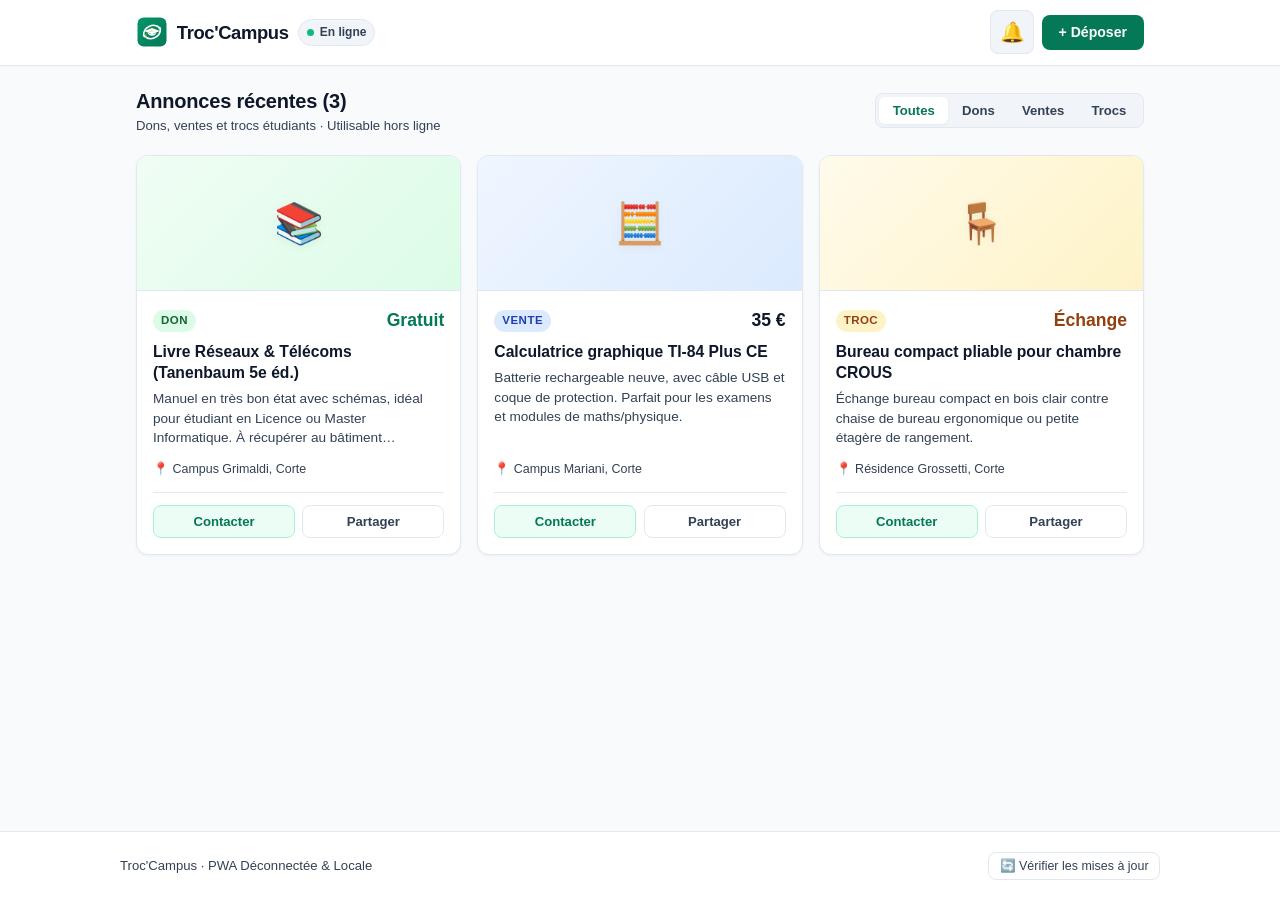
<file: index.html>
<!DOCTYPE html>
<html lang="fr">
<head>
  <meta charset="UTF-8">
  <meta name="viewport" content="width=device-width, initial-scale=1, viewport-fit=cover">
  <title>Troc'Campus — Petites annonces étudiantes</title>
  <meta name="description" content="Plateforme d'échange, de don et de vente entre étudiants sur les campus universitaires. Fonctionne hors ligne.">
  <meta name="theme-color" content="#059669">

  <!-- PWA & Mobile Web App -->
  <link rel="manifest" href="manifest.json">
  <link rel="icon" type="image/png" href="icons/favicon.png">
  <meta name="mobile-web-app-capable" content="yes">
  <meta name="apple-mobile-web-app-capable" content="yes">
  <meta name="apple-mobile-web-app-status-bar-style" content="default">
  <meta name="apple-mobile-web-app-title" content="TrocCampus">
  <link rel="apple-touch-icon" href="icons/icon-192.png">

  <!-- SEO & Découverte -->
  <link rel="canonical" href="https://troc-campus.korentingeorget.com/">
  <link rel="alternate" type="text/markdown" href="/annonces.md">

  <!-- Open Graph -->
  <meta property="og:title" content="Troc'Campus — Petites annonces étudiantes">
  <meta property="og:description" content="Plateforme d'échange, de don et de vente entre étudiants. Fonctionne hors ligne.">
  <meta property="og:image" content="https://troc-campus.korentingeorget.com/icons/icon-512.png">
  <meta property="og:url" content="https://troc-campus.korentingeorget.com/">
  <meta property="og:type" content="website">

  <!-- Schema.org JSON-LD -->
  <script type="application/ld+json">
  {
    "@context": "https://schema.org",
    "@graph": [
      {
        "@type": "WebApplication",
        "name": "Troc'Campus",
        "applicationCategory": "ShoppingApplication",
        "operatingSystem": "Any",
        "url": "https://troc-campus.korentingeorget.com/",
        "description": "Plateforme d'échange, de don et de vente d'objets entre étudiants sur le campus universitaire.",
        "offers": {
          "@type": "AggregateOffer",
          "priceCurrency": "EUR",
          "lowPrice": "0",
          "offerCount": "3"
        }
      },
      {
        "@type": "ItemList",
        "name": "Annonces Troc'Campus",
        "itemListElement": [
          {
            "@type": "ListItem",
            "position": 1,
            "name": "Livre Réseaux & Télécoms (Tanenbaum 5e éd.)"
          },
          {
            "@type": "ListItem",
            "position": 2,
            "name": "Calculatrice graphique TI-84 Plus CE"
          },
          {
            "@type": "ListItem",
            "position": 3,
            "name": "Bureau compact pliable pour chambre CROUS"
          }
        ]
      }
    ]
  }
  </script>

  <link rel="stylesheet" href="style.css">
  <script src="idb.js"></script>

  <!-- Télémétrie & Audience Analytics (Umami auto-hébergé, conforme RGPD) -->
  <script defer src="https://analytics.korentingeorget.com/script.js" data-website-id="401b4090-6703-4fae-a03c-845c06c60b92"></script>
</head>
<body>

  <!-- Bandeau de mise à jour SW discrète -->
  <div id="update-banner" class="update-banner" role="alert" hidden>
    <div class="update-banner-inner">
      <span>✨ Une nouvelle version est prête !</span>
      <button type="button" id="btn-update-apply" class="btn btn-sm btn-light">Mettre à jour</button>
    </div>
  </div>

  <!-- Bannière Bonus : Conflit de synchronisation If-Match 412 (Cheatsheet § 11) -->
  <div id="conflict-banner" class="conflict-banner" role="alert" hidden>
    <div class="conflict-banner-inner">
      <div class="conflict-text">
        <strong>⚠️ Conflit de version détecté (HTTP 412)</strong>
        <p id="conflict-msg">Une annonce a été modifiée sur un autre appareil pendant que vous étiez hors ligne.</p>
      </div>
      <div class="conflict-actions">
        <button type="button" id="btn-conflict-mine" class="btn btn-sm btn-light">Garder ma version</button>
        <button type="button" id="btn-conflict-theirs" class="btn btn-sm btn-ghost-white">Prendre la leur</button>
      </div>
    </div>
  </div>

  <!-- Bandeau App Link Android : Ouvrir dans l'application native -->
  <aside id="native-app-banner" class="native-app-banner" role="banner" hidden>
    <div class="native-app-banner-inner">
      <div class="native-app-text">
        <span class="native-app-icon">📱</span>
        <span><strong>Troc'Campus Android :</strong> Disponible en application native</span>
      </div>
      <div class="native-app-actions">
        <a id="btn-open-native-app" href="intent://troc-campus.korentingeorget.com/#Intent;scheme=https;package=com.korentingeorget.troccampus;end" class="btn btn-sm btn-native">Ouvrir l'app</a>
        <button type="button" id="btn-native-dismiss" class="btn btn-sm btn-ghost-native" aria-label="Fermer">✕</button>
      </div>
    </div>
  </aside>

  <!-- En-tête de navigation -->
  <header class="app-header">
    <div class="header-container">
      <div class="header-left">
        <a href="/" class="brand">
          <img src="icons/logo.svg" alt="" class="brand-logo" width="32" height="32">
          <span class="brand-name">Troc'Campus</span>
        </a>
        <div class="status-indicator" id="network-status" title="État de la connexion">
          <span class="status-dot"></span>
          <span class="status-text" id="network-text">En ligne</span>
        </div>
      </div>

      <div class="header-right">
        <!-- Bonus Notifications Push / Locales (Cheatsheet § 12) -->
        <button type="button" id="btn-notif-toggle" class="btn-icon-nav" title="Alertes et notifications campus" aria-label="Notifications">🔔</button>
        <button type="button" id="sync-status" class="sync-pill" title="Cliquer pour synchroniser l'outbox" aria-label="État de synchronisation" hidden>Sync...</button>
        <button type="button" id="btn-install" class="btn-sm btn-install" hidden>Installer</button>
        <button type="button" id="btn-open-form" class="btn btn-primary btn-publish">+ Déposer</button>
      </div>
    </div>
  </header>

  <main class="app-main">
    <!-- Barre de contrôle : Titre et Filtres -->
    <section class="toolbar" aria-label="Filtres des annonces">
      <div class="toolbar-heading">
        <h1 class="page-title">Annonces récentes (<span id="ad-count">3</span>)</h1>
        <p class="page-subtitle">Dons, ventes et trocs étudiants · Utilisable hors ligne</p>
      </div>
      <div class="toolbar-filters">
        <nav class="filter-tabs" aria-label="Filtrer par catégorie">
          <button type="button" class="tab active" data-filter="all">Toutes</button>
          <button type="button" class="tab" data-filter="don">Dons</button>
          <button type="button" class="tab" data-filter="vente">Ventes</button>
          <button type="button" class="tab" data-filter="troc">Trocs</button>
        </nav>
      </div>
    </section>

    <!-- Grille des annonces (Contenu public dans le HTML initial pour validation curl/SEO) -->
    <section aria-label="Liste des annonces">
      <ul id="annonces-list" class="ads-grid">
        <!-- 3 annonces publiques data-seed initiales -->
        <li class="ad-card" data-seed data-id="seed-1" data-type="don" data-price="0" data-campus="Campus Grimaldi, Corte" data-contact="contact-grimaldi@univ-corse.fr">
          <article class="ad-content">
            <div class="ad-thumb thumb-don">
              <span class="thumb-icon" aria-hidden="true">📚</span>
            </div>
            <div class="ad-details">
              <div class="ad-top">
                <span class="badge badge-don">Don</span>
                <span class="ad-price price-free">Gratuit</span>
              </div>
              <h2 class="ad-title">Livre Réseaux & Télécoms (Tanenbaum 5e éd.)</h2>
              <p class="ad-desc">Manuel en très bon état avec schémas, idéal pour étudiant en Licence ou Master Informatique. À récupérer au bâtiment pédagogique.</p>
              <div class="ad-meta">
                <span class="ad-location">📍 Campus Grimaldi, Corte</span>
              </div>
              <div class="ad-actions">
                <button type="button" class="btn-card btn-card-contact" data-action="contact">Contacter</button>
                <button type="button" class="btn-card btn-card-share" data-action="share">Partager</button>
              </div>
            </div>
          </article>
        </li>

        <li class="ad-card" data-seed data-id="seed-2" data-type="vente" data-price="35" data-campus="Campus Mariani, Corte" data-contact="mathieu.mariani@univ-corse.fr">
          <article class="ad-content">
            <div class="ad-thumb thumb-vente">
              <span class="thumb-icon" aria-hidden="true">🧮</span>
            </div>
            <div class="ad-details">
              <div class="ad-top">
                <span class="badge badge-vente">Vente</span>
                <span class="ad-price">35 €</span>
              </div>
              <h2 class="ad-title">Calculatrice graphique TI-84 Plus CE</h2>
              <p class="ad-desc">Batterie rechargeable neuve, avec câble USB et coque de protection. Parfait pour les examens et modules de maths/physique.</p>
              <div class="ad-meta">
                <span class="ad-location">📍 Campus Mariani, Corte</span>
              </div>
              <div class="ad-actions">
                <button type="button" class="btn-card btn-card-contact" data-action="contact">Contacter</button>
                <button type="button" class="btn-card btn-card-share" data-action="share">Partager</button>
              </div>
            </div>
          </article>
        </li>

        <li class="ad-card" data-seed data-id="seed-3" data-type="troc" data-price="0" data-campus="Résidence Grossetti, Corte" data-contact="lea.grossetti@univ-corse.fr">
          <article class="ad-content">
            <div class="ad-thumb thumb-troc">
              <span class="thumb-icon" aria-hidden="true">🪑</span>
            </div>
            <div class="ad-details">
              <div class="ad-top">
                <span class="badge badge-troc">Troc</span>
                <span class="ad-price price-troc">Échange</span>
              </div>
              <h2 class="ad-title">Bureau compact pliable pour chambre CROUS</h2>
              <p class="ad-desc">Échange bureau compact en bois clair contre chaise de bureau ergonomique ou petite étagère de rangement.</p>
              <div class="ad-meta">
                <span class="ad-location">📍 Résidence Grossetti, Corte</span>
              </div>
              <div class="ad-actions">
                <button type="button" class="btn-card btn-card-contact" data-action="contact">Contacter</button>
                <button type="button" class="btn-card btn-card-share" data-action="share">Partager</button>
              </div>
            </div>
          </article>
        </li>
      </ul>
    </section>
  </main>

  <!-- Pied de page avec bouton de vérification de version -->
  <footer class="app-footer">
    <div class="footer-container">
      <p class="footer-copy">Troc'Campus · PWA Déconnectée & Locale</p>
      <button type="button" id="btn-force-check-update" class="btn-footer-update">🔄 Vérifier les mises à jour</button>
    </div>
  </footer>

  <!-- Modal 1 : Déposer une annonce -->
  <dialog id="modal-form" class="modal">
    <div class="modal-card">
      <div class="modal-header">
        <div>
          <h2 class="modal-title">Déposer une annonce</h2>
          <p class="modal-subtitle">Visible sur le campus et enregistrée hors ligne</p>
        </div>
        <button type="button" id="btn-close-form" class="btn-icon-close" aria-label="Fermer">✕</button>
      </div>

      <form id="form-annonce" autocomplete="off" class="modal-body">
        <div class="form-row">
          <label for="ad-title">Titre *</label>
          <input type="text" id="ad-title" placeholder="Ex : Manuel d'Algèbre L2, Écran 24''..." required>
        </div>

        <div class="form-grid-2">
          <div class="form-row">
            <label for="ad-type">Type d'échange *</label>
            <select id="ad-type" required>
              <option value="don">🎁 Don (gratuit)</option>
              <option value="vente">💶 Vente</option>
              <option value="troc">🔄 Troc / Échange</option>
            </select>
          </div>
          <div class="form-row" id="field-price" hidden>
            <label for="ad-price">Prix souhaité (€)</label>
            <input type="number" id="ad-price" min="0" step="1" placeholder="Ex : 20">
          </div>
        </div>

        <div class="form-grid-2">
          <div class="form-row">
            <label for="ad-campus">Lieu de remise sur le campus *</label>
            <select id="ad-campus" required>
              <option value="Campus Mariani, Corte">Campus Mariani, Corte</option>
              <option value="Campus Grimaldi, Corte">Campus Grimaldi, Corte</option>
              <option value="IUT de Corse, Corte">IUT de Corse, Corte</option>
              <option value="Résidence Grossetti, Corte">Résidence Grossetti, Corte</option>
              <option value="Campus Bastia">Campus Bastia</option>
              <option value="Campus Ajaccio">Campus Ajaccio</option>
            </select>
          </div>
          <div class="form-row">
            <label for="ad-contact">Contact (email ou tél) *</label>
            <input type="text" id="ad-contact" placeholder="etudiant@univ-corse.fr" required>
          </div>
        </div>

        <div class="form-row">
          <label for="ad-desc">Description *</label>
          <textarea id="ad-desc" rows="3" placeholder="État du matériel, disponibilités pour la remise..." required></textarea>
        </div>

        <!-- Section Caméra & Photo -->
        <div class="form-row">
          <label>Photo de l'objet (optionnelle)</label>
          <div class="camera-card">
            <div class="camera-actions">
              <button type="button" id="btn-camera" class="btn btn-sm btn-camera">📷 Prendre une photo</button>
              <label for="photo-file" class="btn btn-sm btn-ghost-action" style="cursor: pointer;">📁 Choisir depuis la galerie / fichiers</label>
              <input type="file" id="photo-file" accept="image/*" hidden>
            </div>

            <!-- Placeholder visuel quand aucune photo n'est choisie -->
            <div id="photo-placeholder-box" class="photo-placeholder-card">
              <span class="placeholder-icon" aria-hidden="true">🖼️</span>
              <span>Aucune photo sélectionnée</span>
            </div>

            <!-- Aperçu de la photo capturée/choisie -->
            <div id="photo-preview-box" class="photo-preview-card" hidden>
              <img id="photo-preview-img" alt="Aperçu photo">
              <div class="photo-preview-info">
                <span>Photo prête</span>
                <button type="button" id="btn-photo-remove" class="btn-text-danger">🗑️ Supprimer la photo</button>
              </div>
            </div>
          </div>
        </div>

        <div class="modal-footer">
          <button type="button" id="btn-cancel-form" class="btn btn-ghost">Annuler</button>
          <button type="submit" id="btn-submit-form" class="btn btn-primary">Publier l'annonce</button>
        </div>
      </form>
    </div>
  </dialog>

  <!-- Modal Dédiée : Prise de Vue Caméra Mobile & Desktop (Plein écran / Viewfinder) -->
  <dialog id="modal-camera" class="modal modal-camera-dialog">
    <div class="camera-fullscreen-box">
      <div class="camera-fullscreen-header">
        <span class="camera-title">Prise de vue</span>
        <button type="button" id="btn-camera-close" class="btn-camera-icon-close" aria-label="Fermer la caméra">✕</button>
      </div>

      <div class="camera-viewport-area">
        <video id="camera-video" playsinline autoplay muted></video>
        <div id="camera-error" class="camera-alert-overlay" hidden></div>
        <canvas id="camera-canvas" hidden></canvas>
      </div>

      <div class="camera-fullscreen-footer">
        <button type="button" id="btn-camera-cancel" class="btn-camera-secondary">Annuler</button>
        <button type="button" id="btn-capture" class="shutter-button" aria-label="Déclencher la prise de vue">
          <span class="shutter-inner"></span>
        </button>
        <div style="width: 60px;"></div> <!-- Équilibreur flex -->
      </div>
    </div>
  </dialog>

  <!-- Modal 2 : Contacter l'étudiant -->
  <dialog id="modal-contact" class="modal">
    <div class="modal-card modal-card-sm">
      <div class="modal-header">
        <div>
          <h2 class="modal-title">Contacter pour l'annonce</h2>
          <p class="modal-subtitle" id="contact-ad-title">Titre de l'annonce</p>
        </div>
        <button type="button" id="btn-close-contact" class="btn-icon-close" aria-label="Fermer">✕</button>
      </div>
      <div class="modal-body contact-modal-body">
        <div class="contact-info-box">
          <span class="contact-label">Lieu de remise :</span>
          <strong id="contact-ad-campus">Campus</strong>
        </div>
        <div class="contact-info-box">
          <span class="contact-label">Coordonnées de l'étudiant :</span>
          <div class="contact-value-row">
            <input type="text" id="contact-input-val" readonly class="contact-input">
            <button type="button" id="btn-copy-contact" class="btn btn-sm btn-primary">Copier</button>
          </div>
        </div>
        <div class="contact-actions">
          <a id="btn-email-link" href="#" class="btn btn-outline" style="text-decoration: none; width: 100%; text-align: center;">Ouvrir la messagerie</a>
        </div>
      </div>
    </div>
  </dialog>

  <!-- Modal 3 : Notifications & Alertes Campus (Bonus § 12) -->
  <dialog id="modal-notif" class="modal">
    <div class="modal-card modal-card-sm">
      <div class="modal-header">
        <div>
          <h2 class="modal-title">🔔 Alertes & Notifications</h2>
          <p class="modal-subtitle">Recevez des alertes en direct dès qu'un don ou troc est publié.</p>
        </div>
        <button type="button" id="btn-close-notif" class="btn-icon-close" aria-label="Fermer la fenêtre">✕</button>
      </div>
      <div class="modal-body">
        <div id="notif-status-card" class="notif-status-card">
          <div class="notif-status-indicator">
            <span id="notif-status-badge" class="badge">Vérification...</span>
          </div>
          <p id="notif-status-desc" class="notif-status-desc">
            Vérification du support de votre navigateur...
          </p>
        </div>

        <div class="notif-actions-col">
          <button type="button" id="btn-notif-action" class="btn btn-primary" style="width: 100%;">
            🔔 Activer les alertes campus
          </button>
          <button type="button" id="btn-notif-test" class="btn btn-outline" style="width: 100%;" hidden>
            📣 Envoyer une alerte de test
          </button>
        </div>
      </div>
    </div>
  </dialog>

  <!-- Système de Toasts -->
  <div id="toast-container" class="toast-container" aria-live="polite"></div>

  <script src="app.js" type="module"></script>
</body>
</html>
</file>
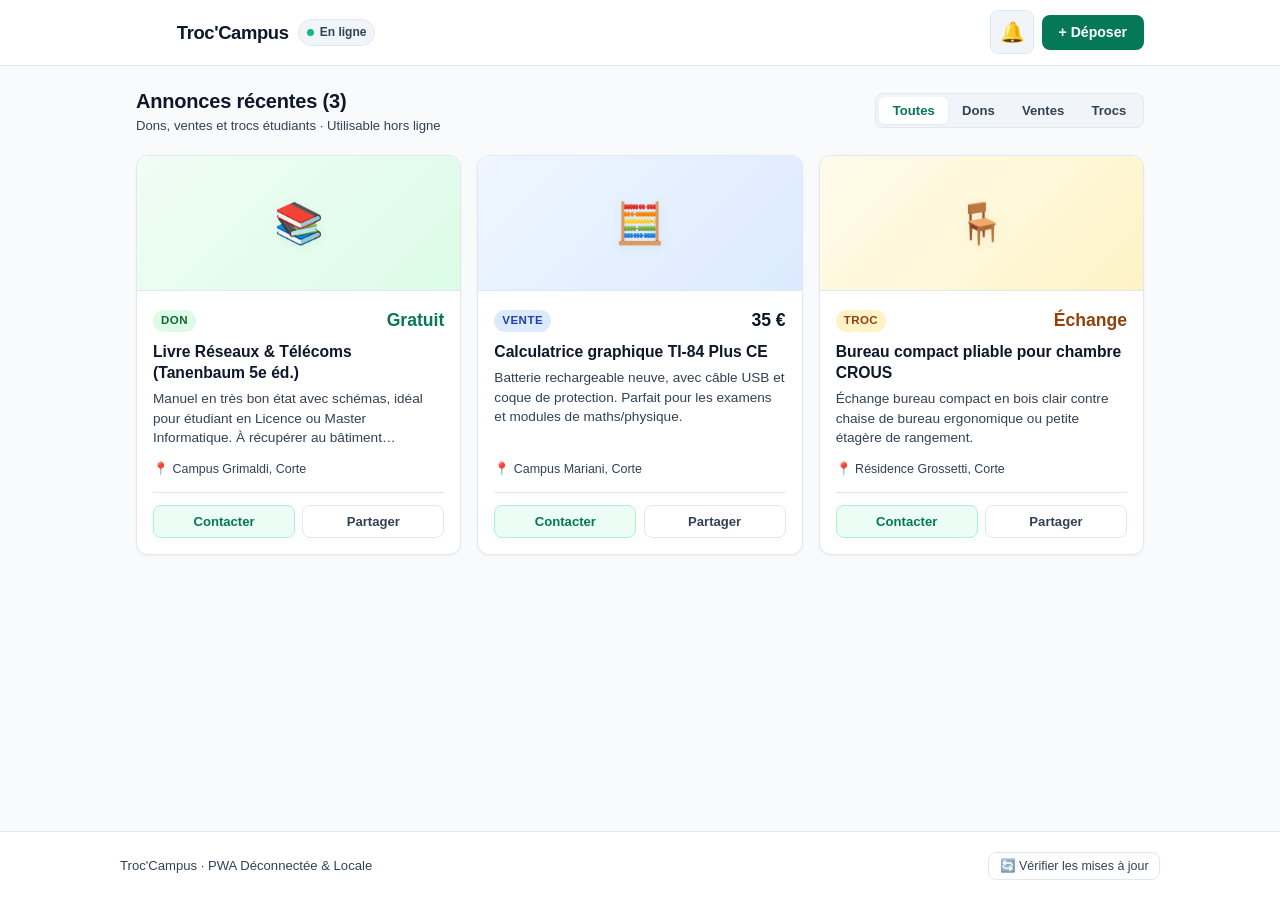
<file: offline.html>
<!DOCTYPE html>
<html lang="fr">
<head>
  <meta charset="UTF-8">
  <meta name="viewport" content="width=device-width, initial-scale=1.0">
  <title>Troc'Campus — Mode Hors Ligne</title>
  <link rel="icon" type="image/png" href="/icons/favicon.png">
  <style>
    :root {
      --bg: #0f172a;
      --card-bg: #1e293b;
      --text: #f8fafc;
      --muted: #94a3b8;
      --primary: #10b981;
      --primary-hover: #059669;
      --border: #334155;
    }
    * {
      box-sizing: border-box;
      margin: 0;
      padding: 0;
      font-family: system-ui, -apple-system, BlinkMacSystemFont, "Segoe UI", Roboto, sans-serif;
    }
    body {
      background: var(--bg);
      color: var(--text);
      display: flex;
      align-items: center;
      justify-content: center;
      min-height: 100vh;
      padding: 1.5rem;
      text-align: center;
    }
    .offline-card {
      background: var(--card-bg);
      border: 1px solid var(--border);
      border-radius: 1rem;
      padding: 2.5rem 2rem;
      max-width: 480px;
      width: 100%;
      box-shadow: 0 10px 25px -5px rgba(0, 0, 0, 0.4);
    }
    .icon {
      font-size: 3.5rem;
      margin-bottom: 1rem;
      display: inline-block;
      animation: pulse 2s infinite ease-in-out;
    }
    @keyframes pulse {
      0%, 100% { transform: scale(1); opacity: 1; }
      50% { transform: scale(1.08); opacity: 0.8; }
    }
    h1 {
      font-size: 1.6rem;
      margin-bottom: 0.75rem;
      color: #fbbf24;
    }
    p {
      color: var(--muted);
      line-height: 1.6;
      margin-bottom: 1.5rem;
      font-size: 0.95rem;
    }
    .actions {
      display: flex;
      flex-direction: column;
      gap: 0.75rem;
    }
    .btn {
      display: inline-block;
      padding: 0.8rem 1.4rem;
      border-radius: 0.5rem;
      font-weight: 600;
      font-size: 0.95rem;
      text-decoration: none;
      cursor: pointer;
      border: none;
      transition: all 0.2s ease;
    }
    .btn-primary {
      background: var(--primary);
      color: #0f172a;
    }
    .btn-primary:hover {
      background: var(--primary-hover);
    }
    .btn-secondary {
      background: transparent;
      color: var(--text);
      border: 1px solid var(--border);
    }
    .btn-secondary:hover {
      background: var(--border);
    }
    .status-badge {
      display: inline-flex;
      align-items: center;
      gap: 0.5rem;
      margin-top: 1.5rem;
      font-size: 0.85rem;
      color: var(--muted);
    }
    .dot {
      width: 8px;
      height: 8px;
      border-radius: 50%;
      background: #ef4444;
    }
  </style>
</head>
<body>
  <main class="offline-card">
    <div class="icon" aria-hidden="true">📡</div>
    <h1>Vous êtes hors ligne</h1>
    <p>
      La ressource demandée n'est pas accessible sans connexion Internet. Rassurez-vous : l'application Troc'Campus et vos annonces enregistrées en local restent pleinement consultables depuis l'accueil !
    </p>
    <div class="actions">
      <a href="/" class="btn btn-primary">Retour à l'accueil (Mode hors ligne)</a>
      <button type="button" class="btn btn-secondary" onclick="window.location.reload()">Réessayer la connexion</button>
    </div>
    <div class="status-badge">
      <span class="dot" id="net-dot"></span>
      <span id="net-label">Réseau déconnecté</span>
    </div>
  </main>

  <script>
    function updateNet() {
      const dot = document.querySelector("#net-dot");
      const label = document.querySelector("#net-label");
      if (navigator.onLine) {
        dot.style.background = "#10b981";
        label.textContent = "Connexion rétablie — redirection...";
        setTimeout(() => window.location.href = "/", 1000);
      } else {
        dot.style.background = "#ef4444";
        label.textContent = "Réseau déconnecté";
      }
    }
    window.addEventListener("online", updateNet);
    window.addEventListener("offline", updateNet);
    updateNet();
  </script>
</body>
</html>
</file>
<file: style.css>
/* ==========================================================================
   Troc'Campus — Styles Mobile-First & Desktop Polished
   ========================================================================== */

:root {
  --bg-page: #f8fafc;
  --bg-surface: #ffffff;
  --bg-subtle: #f1f5f9;
  --border: #e2e8f0;
  --border-focus: #059669;

  --text-main: #0f172a;
  --text-muted: #334155;
  --text-subtle: #475569;

  --primary: #047857;
  --primary-hover: #065f46;
  --primary-light: #ecfdf5;

  --badge-don-bg: #dcfce7;
  --badge-don-text: #166534;
  --badge-vente-bg: #dbeafe;
  --badge-vente-text: #1e40af;
  --badge-troc-bg: #fef3c7;
  --badge-troc-text: #92400e;

  --danger: #b91c1c;
  --danger-bg: #fee2e2;

  --radius-sm: 8px;
  --radius-md: 12px;
  --radius-lg: 16px;

  --shadow-sm: 0 1px 3px rgba(0, 0, 0, 0.05);
  --shadow-md: 0 4px 6px -1px rgba(0, 0, 0, 0.07), 0 2px 4px -2px rgba(0, 0, 0, 0.04);
  --shadow-modal: 0 20px 25px -5px rgba(0, 0, 0, 0.15), 0 10px 10px -5px rgba(0, 0, 0, 0.04);
}

* {
  box-sizing: border-box;
  margin: 0;
  padding: 0;
  font-family: -apple-system, BlinkMacSystemFont, "Segoe UI", Roboto, Helvetica, Arial, sans-serif;
  -webkit-tap-highlight-color: transparent;
}

[hidden] {
  display: none !important;
}

dialog:not([open]) {
  display: none !important;
}

body {
  background-color: var(--bg-page);
  color: var(--text-main);
  line-height: 1.5;
  min-height: 100vh;
  display: flex;
  flex-direction: column;
}

/* --------------------------------------------------------------------------
   Bannières (Mise à jour SW & Réconciliation de Conflits 412)
   -------------------------------------------------------------------------- */
.update-banner {
  background-color: #0f172a;
  color: #ffffff;
  padding: 0.65rem 1rem;
  font-size: 0.85rem;
  position: sticky;
  top: 0;
  z-index: 50;
  box-shadow: 0 2px 8px rgba(0, 0, 0, 0.2);
}

.update-banner-inner {
  max-width: 1040px;
  margin: 0 auto;
  display: flex;
  align-items: center;
  justify-content: space-between;
  gap: 0.75rem;
}

.conflict-banner {
  background: linear-gradient(90deg, #b45309, #92400e);
  color: #ffffff;
  padding: 0.75rem 1rem;
  font-size: 0.85rem;
  box-shadow: 0 4px 6px -1px rgba(146, 64, 14, 0.25);
}

.conflict-banner-inner {
  max-width: 1040px;
  margin: 0 auto;
  display: flex;
  align-items: center;
  justify-content: space-between;
  gap: 1rem;
  flex-wrap: wrap;
}

.conflict-text p {
  font-size: 0.8rem;
  opacity: 0.95;
  margin-top: 0.15rem;
}

.conflict-actions {
  display: flex;
  gap: 0.5rem;
}

.btn-light {
  background: #ffffff;
  color: #0f172a;
  font-weight: 600;
  border: none;
  border-radius: var(--radius-sm);
  padding: 0.35rem 0.75rem;
  cursor: pointer;
}

.btn-ghost-white {
  background: rgba(255, 255, 255, 0.15);
  color: #ffffff;
  border: 1px solid rgba(255, 255, 255, 0.4);
  font-weight: 600;
  border-radius: var(--radius-sm);
  padding: 0.35rem 0.75rem;
  cursor: pointer;
}

/* Bandeau App Link Android Natif */
.native-app-banner {
  background: linear-gradient(90deg, #064e3b, #047857);
  color: #ffffff;
  padding: 0.65rem 1rem;
  font-size: 0.85rem;
  box-shadow: 0 2px 8px rgba(6, 78, 59, 0.25);
  position: sticky;
  top: 0;
  z-index: 55;
}

.native-app-banner-inner {
  max-width: 1040px;
  margin: 0 auto;
  display: flex;
  align-items: center;
  justify-content: space-between;
  gap: 0.75rem;
}

.native-app-text {
  display: flex;
  align-items: center;
  gap: 0.5rem;
}

.native-app-actions {
  display: flex;
  align-items: center;
  gap: 0.5rem;
}

.btn-native {
  background: #ffffff;
  color: #064e3b;
  font-weight: 700;
  text-decoration: none;
  border-radius: var(--radius-sm);
  padding: 0.35rem 0.85rem;
  display: inline-flex;
  align-items: center;
  transition: transform 0.15s ease, background 0.15s ease;
}

.btn-native:hover {
  background: #f0fdf4;
  transform: translateY(-1px);
}

.btn-ghost-native {
  background: transparent;
  color: rgba(255, 255, 255, 0.8);
  border: none;
  cursor: pointer;
  padding: 0.25rem 0.5rem;
  font-size: 1rem;
  line-height: 1;
}

/* --------------------------------------------------------------------------
   En-tête de navigation Mobile & Desktop
   -------------------------------------------------------------------------- */
.app-header {
  background-color: var(--bg-surface);
  border-bottom: 1px solid var(--border);
  position: sticky;
  top: 0;
  z-index: 30;
  box-shadow: 0 1px 2px rgba(0, 0, 0, 0.02);
}

.header-container {
  max-width: 1040px;
  margin: 0 auto;
  padding: 0.65rem 1rem;
  display: flex;
  align-items: center;
  justify-content: space-between;
  gap: 0.75rem;
}

.header-left {
  display: flex;
  align-items: center;
  gap: 0.6rem;
}

.brand {
  display: flex;
  align-items: center;
  gap: 0.55rem;
  text-decoration: none;
  color: var(--text-main);
}

.brand-logo {
  border-radius: 6px;
  flex-shrink: 0;
}

.brand-name {
  font-size: 1.15rem;
  font-weight: 700;
  color: #0f172a;
  letter-spacing: -0.02em;
}

.status-indicator {
  display: inline-flex;
  align-items: center;
  gap: 0.35rem;
  font-size: 0.75rem;
  font-weight: 600;
  color: var(--text-muted);
  background: var(--bg-subtle);
  padding: 0.2rem 0.5rem;
  border-radius: 9999px;
  border: 1px solid var(--border);
}

.status-dot {
  width: 7px;
  height: 7px;
  border-radius: 50%;
  background-color: #10b981;
  flex-shrink: 0;
}

.status-indicator.off .status-dot {
  background-color: var(--danger);
}

.status-indicator.off .status-text {
  color: var(--danger);
}

.header-right {
  display: flex;
  align-items: center;
  gap: 0.45rem;
}

.sync-pill {
  font-size: 0.75rem;
  background-color: #fef3c7;
  color: #92400e;
  padding: 0.3rem 0.6rem;
  border-radius: 9999px;
  font-weight: 600;
  border: 1px solid #fde68a;
  white-space: nowrap;
  cursor: pointer;
  touch-action: manipulation;
  transition: all 0.15s ease;
  display: inline-flex;
  align-items: center;
  gap: 0.25rem;
  line-height: 1;
}

.sync-pill:hover {
  background-color: #fde68a;
}

.sync-pill:active {
  transform: scale(0.94);
}

.sync-pill.sending {
  background-color: #dbeafe;
  color: #1e40af;
  border-color: #bfdbfe;
  animation: pulseSync 1.2s infinite ease-in-out;
}

@keyframes pulseSync {
  0%, 100% { opacity: 1; }
  50% { opacity: 0.55; }
}

.btn-icon-nav {
  background: var(--bg-subtle);
  border: 1px solid var(--border);
  border-radius: var(--radius-sm);
  min-width: 44px;
  min-height: 44px;
  padding: 0.5rem;
  font-size: 1.25rem;
  cursor: pointer;
  display: inline-flex;
  align-items: center;
  justify-content: center;
  transition: all 0.15s ease;
  touch-action: manipulation;
  user-select: none;
  -webkit-user-select: none;
  flex-shrink: 0;
}

.btn-icon-nav:hover {
  background-color: #e2e8f0;
}

.btn-icon-nav:active {
  transform: scale(0.92);
  background-color: #cbd5e1;
}

.btn-icon-nav.active {
  background-color: var(--primary-light);
  border-color: var(--primary);
}

.btn-install {
  background-color: var(--bg-subtle);
  color: var(--text-main);
  border: 1px solid var(--border);
  border-radius: var(--radius-sm);
  padding: 0.4rem 0.65rem;
  font-size: 0.8rem;
  font-weight: 600;
  cursor: pointer;
  white-space: nowrap;
}

.btn-publish {
  white-space: nowrap;
  font-size: 0.85rem;
  padding: 0.45rem 0.85rem;
}

/* --------------------------------------------------------------------------
   Boutons
   -------------------------------------------------------------------------- */
.btn {
  display: inline-flex;
  align-items: center;
  justify-content: center;
  gap: 0.4rem;
  padding: 0.55rem 1rem;
  font-size: 0.88rem;
  font-weight: 600;
  border-radius: var(--radius-sm);
  border: 1px solid transparent;
  cursor: pointer;
  transition: all 0.15s ease-in-out;
}

.btn-primary {
  background-color: var(--primary);
  color: #ffffff;
}

.btn-primary:hover {
  background-color: var(--primary-hover);
}

.btn-ghost {
  background: transparent;
  border: 1px solid var(--border);
  color: var(--text-main);
}

.btn-ghost:hover {
  background-color: var(--bg-subtle);
}

.btn-ghost-action {
  background: #ffffff;
  border: 1px solid var(--border);
  color: var(--text-main);
}

.btn-ghost-action:hover {
  background-color: var(--bg-subtle);
}

.btn-outline {
  background: #ffffff;
  border: 1px solid var(--border);
  color: var(--primary);
  font-weight: 600;
}

.btn-outline:hover {
  background: var(--primary-light);
  border-color: var(--primary);
}

.btn-camera {
  background-color: #ffffff;
  border: 1px solid var(--border);
  color: var(--text-main);
}

.btn-camera:hover {
  background-color: var(--bg-subtle);
}

.btn-sm {
  padding: 0.35rem 0.65rem;
  font-size: 0.8rem;
}

.btn-text-danger {
  background: transparent;
  border: none;
  color: var(--danger);
  font-size: 0.8rem;
  font-weight: 600;
  cursor: pointer;
  padding: 0.2rem;
}

.btn-text-danger:hover {
  text-decoration: underline;
}

/* --------------------------------------------------------------------------
   Contenu Principal & Toolbar
   -------------------------------------------------------------------------- */
.app-main {
  max-width: 1040px;
  margin: 0 auto;
  padding: 1.25rem 1rem 2.5rem;
  width: 100%;
  flex: 1;
}

.toolbar {
  display: flex;
  align-items: center;
  justify-content: space-between;
  gap: 0.85rem;
  margin-bottom: 1.25rem;
  flex-wrap: wrap;
}

.toolbar-heading {
  display: flex;
  flex-direction: column;
}

.page-title {
  font-size: 1.25rem;
  font-weight: 700;
  color: var(--text-main);
  letter-spacing: -0.01em;
}

.page-subtitle {
  font-size: 0.82rem;
  color: var(--text-muted);
}

.filter-tabs {
  display: inline-flex;
  background-color: #f1f5f9;
  padding: 3px;
  border-radius: var(--radius-sm);
  border: 1px solid var(--border);
}

.tab {
  background: transparent;
  border: none;
  padding: 0.38rem 0.85rem;
  font-size: 0.82rem;
  font-weight: 600;
  color: var(--text-muted);
  border-radius: 6px;
  cursor: pointer;
  transition: all 0.15s ease;
  white-space: nowrap;
}

.tab:hover {
  color: var(--text-main);
}

.tab.active {
  background-color: #ffffff;
  color: var(--primary);
  box-shadow: var(--shadow-sm);
}

/* --------------------------------------------------------------------------
   Grille d'Annonces
   -------------------------------------------------------------------------- */
.ads-grid {
  list-style: none;
  display: grid;
  grid-template-columns: repeat(auto-fill, minmax(290px, 1fr));
  gap: 1rem;
}

.ad-card {
  background-color: var(--bg-surface);
  border: 1px solid var(--border);
  border-radius: var(--radius-md);
  overflow: hidden;
  box-shadow: var(--shadow-sm);
  transition: transform 0.15s ease, box-shadow 0.15s ease, border-color 0.15s ease;
  display: flex;
  flex-direction: column;
}

.ad-card:hover {
  transform: translateY(-2px);
  box-shadow: var(--shadow-md);
  border-color: #cbd5e1;
}

.ad-content {
  display: flex;
  flex-direction: column;
  height: 100%;
}

.ad-thumb {
  width: 100%;
  height: 135px;
  display: flex;
  align-items: center;
  justify-content: center;
  overflow: hidden;
  background: var(--bg-subtle);
  border-bottom: 1px solid var(--border);
}

.ad-thumb img {
  width: 100%;
  height: 100%;
  object-fit: cover;
}

.thumb-don { background: linear-gradient(135deg, #f0fdf4 0%, #dcfce7 100%); }
.thumb-vente { background: linear-gradient(135deg, #eff6ff 0%, #dbeafe 100%); }
.thumb-troc { background: linear-gradient(135deg, #fffbeb 0%, #fef3c7 100%); }

.thumb-icon {
  font-size: 2.5rem;
  filter: drop-shadow(0 2px 4px rgba(0, 0, 0, 0.05));
}

.ad-details {
  padding: 1rem;
  display: flex;
  flex-direction: column;
  flex: 1;
}

.ad-top {
  display: flex;
  align-items: center;
  justify-content: space-between;
  margin-bottom: 0.45rem;
}

.badge {
  font-size: 0.72rem;
  font-weight: 700;
  text-transform: uppercase;
  letter-spacing: 0.04em;
  padding: 0.15rem 0.5rem;
  border-radius: 9999px;
}

.badge-don { background-color: var(--badge-don-bg); color: var(--badge-don-text); }
.badge-vente { background-color: var(--badge-vente-bg); color: var(--badge-vente-text); }
.badge-troc { background-color: var(--badge-troc-bg); color: var(--badge-troc-text); }

.ad-price {
  font-size: 1.1rem;
  font-weight: 800;
  color: var(--text-main);
}

.price-free { color: var(--primary); }
.price-troc { color: var(--badge-troc-text); }

.ad-title {
  font-size: 0.98rem;
  font-weight: 700;
  color: var(--text-main);
  line-height: 1.35;
  margin-bottom: 0.35rem;
}

.ad-desc {
  font-size: 0.85rem;
  color: var(--text-muted);
  line-height: 1.45;
  margin-bottom: 0.75rem;
  flex: 1;
  display: -webkit-box;
  -webkit-line-clamp: 3;
  -webkit-box-orient: vertical;
  overflow: hidden;
}

.ad-meta {
  font-size: 0.78rem;
  color: var(--text-muted);
  margin-bottom: 0.85rem;
}

.ad-actions {
  display: grid;
  grid-template-columns: 1fr 1fr;
  gap: 0.45rem;
  padding-top: 0.75rem;
  border-top: 1px solid var(--border);
}

.btn-card {
  padding: 0.5rem 0.4rem;
  border-radius: var(--radius-sm);
  font-size: 0.82rem;
  font-weight: 600;
  cursor: pointer;
  transition: all 0.15s ease;
  border: 1px solid var(--border);
  text-align: center;
}

.btn-card-contact {
  background-color: var(--primary-light);
  color: var(--primary);
  border-color: #a7f3d0;
}

.btn-card-contact:hover {
  background-color: var(--primary);
  color: #ffffff;
  border-color: var(--primary);
}

.btn-card-share {
  background-color: #ffffff;
  color: var(--text-muted);
}

.btn-card-share:hover {
  background-color: var(--bg-subtle);
  color: var(--text-main);
}

.btn-card-delete {
  background-color: var(--danger-bg);
  color: var(--danger);
  border-color: #fecaca;
  grid-column: 1 / -1;
  margin-top: 0.35rem;
}

/* --------------------------------------------------------------------------
   Modales Natives (<dialog>) & Mode Bottom Sheet Mobile
   -------------------------------------------------------------------------- */
.modal {
  position: fixed;
  inset: 0;
  width: 100%;
  height: 100%;
  border: none;
  background: transparent;
  padding: 1rem;
  z-index: 100;
}

.modal:not([open]) {
  display: none;
}

.modal[open] {
  display: flex;
  align-items: center;
  justify-content: center;
}

.modal::backdrop {
  background: rgba(15, 23, 42, 0.45);
  backdrop-filter: blur(3px);
}

.modal-card {
  background: var(--bg-surface);
  border: 1px solid var(--border);
  border-radius: var(--radius-lg);
  box-shadow: var(--shadow-modal);
  width: 100%;
  max-width: 520px;
  max-height: 90vh;
  display: flex;
  flex-direction: column;
  overflow: hidden;
  animation: modalIn 0.18s ease-out;
}

.modal-card-sm {
  max-width: 400px;
}

@keyframes modalIn {
  from { opacity: 0; transform: scale(0.96) translateY(10px); }
  to { opacity: 1; transform: scale(1) translateY(0); }
}

.modal-header {
  padding: 1rem 1.25rem;
  border-bottom: 1px solid var(--border);
  display: flex;
  align-items: flex-start;
  justify-content: space-between;
  background-color: #ffffff;
}

.modal-title {
  font-size: 1.1rem;
  font-weight: 700;
  color: var(--text-main);
}

.modal-subtitle {
  font-size: 0.8rem;
  color: var(--text-muted);
  margin-top: 0.15rem;
}

.btn-icon-close {
  background: transparent;
  border: none;
  font-size: 1.1rem;
  color: var(--text-muted);
  cursor: pointer;
  padding: 0.25rem 0.5rem;
  border-radius: var(--radius-sm);
}

.btn-icon-close:hover {
  background-color: var(--bg-subtle);
  color: var(--text-main);
}

.modal-body {
  padding: 1.25rem;
  overflow-y: auto;
  display: flex;
  flex-direction: column;
  gap: 0.85rem;
}

.form-row {
  display: flex;
  flex-direction: column;
  gap: 0.35rem;
}

.form-grid-2 {
  display: grid;
  grid-template-columns: 1fr 1fr;
  gap: 0.75rem;
}

label {
  font-size: 0.82rem;
  font-weight: 600;
  color: var(--text-main);
}

input, select, textarea {
  background-color: #ffffff;
  border: 1px solid var(--border);
  border-radius: var(--radius-sm);
  padding: 0.55rem 0.75rem;
  font-size: 16px; /* Empêche le zoom auto forcé sur iOS */
  color: var(--text-main);
  outline: none;
  transition: border-color 0.15s, box-shadow 0.15s;
}

input:focus, select:focus, textarea:focus {
  border-color: var(--primary);
  box-shadow: 0 0 0 3px rgba(5, 150, 105, 0.12);
}

.camera-card {
  border: 1px solid var(--border);
  border-radius: var(--radius-sm);
  background-color: var(--bg-subtle);
  padding: 0.75rem;
  display: flex;
  flex-direction: column;
  gap: 0.65rem;
}

.camera-actions {
  display: flex;
  gap: 0.5rem;
  flex-wrap: wrap;
}

/* Modal Caméra Dédiée (Viewfinder Plein Écran / Mobile-First) */
.modal-camera-dialog {
  padding: 0;
  background: rgba(0, 0, 0, 0.85);
  backdrop-filter: blur(8px);
}

.camera-fullscreen-box {
  background: #000000;
  width: 100%;
  max-width: 480px;
  height: 100%;
  max-height: 90vh;
  display: flex;
  flex-direction: column;
  border-radius: var(--radius-lg);
  overflow: hidden;
  box-shadow: var(--shadow-modal);
}

.camera-fullscreen-header {
  padding: 0.85rem 1.25rem;
  display: flex;
  align-items: center;
  justify-content: space-between;
  background: rgba(0, 0, 0, 0.8);
  color: #ffffff;
  z-index: 10;
}

.camera-title {
  font-size: 1rem;
  font-weight: 600;
  letter-spacing: -0.01em;
}

.btn-camera-icon-close {
  background: rgba(255, 255, 255, 0.2);
  border: none;
  color: #ffffff;
  font-size: 1.1rem;
  width: 32px;
  height: 32px;
  border-radius: 50%;
  cursor: pointer;
  display: flex;
  align-items: center;
  justify-content: center;
}

.camera-viewport-area {
  flex: 1;
  position: relative;
  background: #000000;
  display: flex;
  align-items: center;
  justify-content: center;
  overflow: hidden;
  min-height: 280px;
}

.camera-viewport-area video {
  width: 100%;
  height: 100%;
  object-fit: cover;
  display: block;
}

.camera-alert-overlay {
  position: absolute;
  inset: 1.5rem;
  background: rgba(15, 23, 42, 0.9);
  color: #f87171;
  border: 1px solid #ef4444;
  border-radius: var(--radius-md);
  padding: 1.25rem;
  display: flex;
  align-items: center;
  justify-content: center;
  text-align: center;
  font-size: 0.9rem;
  line-height: 1.5;
  z-index: 20;
}

.camera-alert-overlay[hidden] {
  display: none !important;
}

.camera-fullscreen-footer {
  padding: 1.25rem 1.5rem 1.75rem;
  background: #000000;
  display: flex;
  align-items: center;
  justify-content: space-between;
}

.btn-camera-secondary {
  background: transparent;
  border: none;
  color: #ffffff;
  font-size: 0.95rem;
  font-weight: 500;
  cursor: pointer;
  padding: 0.5rem;
}

.shutter-button {
  width: 68px;
  height: 68px;
  border-radius: 50%;
  border: 4px solid #ffffff;
  background: transparent;
  padding: 4px;
  cursor: pointer;
  display: flex;
  align-items: center;
  justify-content: center;
  transition: transform 0.1s ease;
}

.shutter-button:active {
  transform: scale(0.92);
}

.shutter-inner {
  width: 100%;
  height: 100%;
  border-radius: 50%;
  background: #ffffff;
  display: block;
  transition: background 0.1s;
}

.shutter-button:active .shutter-inner {
  background: #e2e8f0;
}

.photo-placeholder-card {
  display: flex;
  align-items: center;
  justify-content: center;
  gap: 0.5rem;
  background: var(--bg-surface);
  border: 1.5px dashed var(--border);
  border-radius: var(--radius-sm);
  padding: 0.85rem 1rem;
  color: var(--text-muted);
  font-size: 0.85rem;
  font-weight: 500;
}

.photo-placeholder-card .placeholder-icon {
  font-size: 1.25rem;
  opacity: 0.8;
}

.photo-placeholder-card[hidden] {
  display: none !important;
}

.photo-preview-card {
  display: flex;
  align-items: center;
  gap: 0.85rem;
  background: #ffffff;
  padding: 0.6rem 0.85rem;
  border-radius: var(--radius-sm);
  border: 1px solid var(--border);
}

.photo-preview-card[hidden] {
  display: none !important;
}

.photo-preview-card img {
  width: 64px;
  height: 64px;
  object-fit: cover;
  border-radius: var(--radius-sm);
  border: 1px solid var(--border);
}

.photo-preview-info {
  display: flex;
  flex-direction: column;
  gap: 0.3rem;
  font-size: 0.85rem;
  font-weight: 600;
  flex: 1;
}

.alert-box {
  background-color: var(--danger-bg);
  border: 1px solid #fecaca;
  color: var(--danger);
  font-size: 0.8rem;
  padding: 0.5rem 0.7rem;
  border-radius: var(--radius-sm);
}

.modal-footer {
  padding: 0.75rem 1.25rem;
  border-top: 1px solid var(--border);
  display: flex;
  justify-content: flex-end;
  gap: 0.5rem;
  background-color: #ffffff;
}

/* Modal Contact */
.contact-modal-body {
  gap: 1rem;
}

.contact-info-box {
  display: flex;
  flex-direction: column;
  gap: 0.25rem;
}

.contact-label {
  font-size: 0.75rem;
  font-weight: 600;
  color: var(--text-muted);
  text-transform: uppercase;
}

.contact-value-row {
  display: flex;
  gap: 0.5rem;
}

.contact-input {
  flex: 1;
  background-color: var(--bg-subtle);
  font-weight: 600;
}

.contact-actions {
  margin-top: 0.5rem;
}

/* Modal Notifications & Alertes */
.notif-status-card {
  background: var(--bg-surface);
  border: 1px solid var(--border);
  border-radius: var(--radius-sm);
  padding: 0.85rem 1rem;
  margin-bottom: 1rem;
}

.notif-status-indicator {
  margin-bottom: 0.4rem;
}

.notif-status-desc {
  font-size: 0.85rem;
  color: var(--text-muted);
  line-height: 1.45;
}

.notif-actions-col {
  display: flex;
  flex-direction: column;
  gap: 0.6rem;
}

/* Pied de page */
.app-footer {
  margin-top: auto;
  border-top: 1px solid var(--border);
  background: var(--bg-surface);
  padding: 1.25rem 1rem;
}

.footer-container {
  max-width: 1040px;
  margin: 0 auto;
  display: flex;
  align-items: center;
  justify-content: space-between;
  gap: 1rem;
  flex-wrap: wrap;
}

.footer-copy {
  font-size: 0.82rem;
  color: var(--text-muted);
}

.btn-footer-update {
  background: none;
  border: 1px solid var(--border);
  border-radius: var(--radius-sm);
  padding: 0.35rem 0.65rem;
  color: var(--text-muted);
  font-size: 0.78rem;
  font-weight: 500;
  cursor: pointer;
  transition: all 0.15s ease;
}

.btn-footer-update:hover {
  background: var(--bg-subtle);
  color: var(--text-main);
}

/* --------------------------------------------------------------------------
   Toasts
   -------------------------------------------------------------------------- */
.toast-container {
  position: fixed;
  bottom: calc(1.25rem + env(safe-area-inset-bottom, 0px));
  right: 1.25rem;
  left: 1.25rem;
  max-width: 380px;
  margin: 0 auto;
  z-index: 1000;
  display: flex;
  flex-direction: column;
  gap: 0.5rem;
  pointer-events: none;
}

.toast {
  background: #0f172a;
  color: #ffffff;
  padding: 0.65rem 1rem;
  border-radius: var(--radius-sm);
  font-size: 0.85rem;
  font-weight: 500;
  box-shadow: var(--shadow-modal);
  pointer-events: auto;
  text-align: center;
  animation: toastIn 0.18s ease-out;
}

@keyframes toastIn {
  from { opacity: 0; transform: translateY(8px); }
  to { opacity: 1; transform: translateY(0); }
}

/* --------------------------------------------------------------------------
   Optimisations Spécifiques Mobile (Smartphones <= 640px)
   -------------------------------------------------------------------------- */
@media (max-width: 640px) {
  .header-container {
    padding: 0.6rem 0.85rem;
  }

  .brand-name {
    font-size: 1.05rem;
  }

  .status-text {
    display: none; /* Sur mobile, seul le point vert/rouge s'affiche pour gagner de la place */
  }

  .status-indicator {
    padding: 0.35rem;
  }

  .app-main {
    padding: 1rem 0.85rem 2rem;
  }

  .toolbar {
    flex-direction: column;
    align-items: stretch;
    gap: 0.65rem;
  }

  .filter-tabs {
    width: 100%;
    display: flex;
  }

  .tab {
    flex: 1;
    text-align: center;
    padding: 0.45rem 0.3rem;
  }

  .ads-grid {
    grid-template-columns: 1fr;
    gap: 0.85rem;
  }

  /* Modale Bottom Sheet sur mobile */
  .modal {
    padding: 0;
    align-items: flex-end;
  }

  .modal-card {
    border-radius: 16px 16px 0 0;
    max-height: 92vh;
    border-bottom: none;
  }

  .form-grid-2 {
    grid-template-columns: 1fr;
    gap: 0.75rem;
  }

  .modal-footer {
    padding: 0.75rem 1rem;
  }

  .modal-footer .btn-primary {
    flex: 2;
  }

  .modal-footer .btn-ghost {
    flex: 1;
  }

  .modal-camera-dialog {
    align-items: stretch;
  }

  .camera-fullscreen-box {
    max-width: 100%;
    max-height: 100dvh;
    height: 100dvh;
    border-radius: 0;
  }
}
</file>
